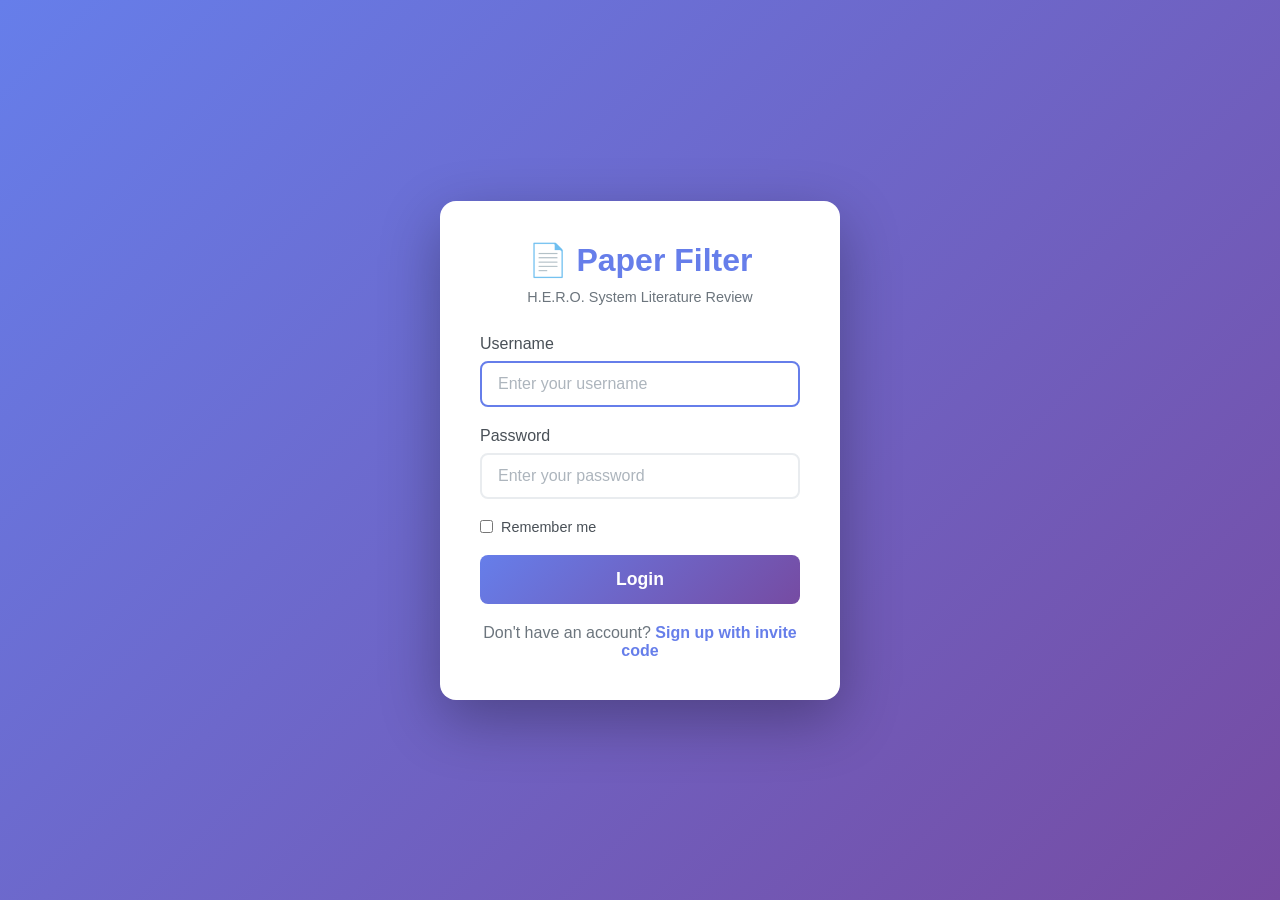
<file: server/templates/login.html>
<!DOCTYPE html>
<html lang="en">
<head>
    <meta charset="UTF-8">
    <meta name="viewport" content="width=device-width, initial-scale=1.0">
    <title>Login - Paper Filter</title>
    <style>
        * {
            margin: 0;
            padding: 0;
            box-sizing: border-box;
        }

        body {
            font-family: -apple-system, BlinkMacSystemFont, 'Segoe UI', Roboto, 'Helvetica Neue', Arial, sans-serif;
            background: linear-gradient(135deg, #667eea 0%, #764ba2 100%);
            min-height: 100vh;
            display: flex;
            align-items: center;
            justify-content: center;
            padding: 20px;
        }

        .login-container {
            background: white;
            border-radius: 16px;
            box-shadow: 0 20px 60px rgba(0,0,0,0.3);
            width: 100%;
            max-width: 400px;
            padding: 40px;
        }

        .logo {
            text-align: center;
            margin-bottom: 30px;
        }

        .logo h1 {
            color: #667eea;
            font-size: 2em;
            margin-bottom: 10px;
        }

        .logo p {
            color: #6c757d;
            font-size: 0.9em;
        }

        .form-group {
            margin-bottom: 20px;
        }

        .form-group label {
            display: block;
            margin-bottom: 8px;
            color: #495057;
            font-weight: 500;
        }

        .form-group input {
            width: 100%;
            padding: 12px 16px;
            border: 2px solid #e9ecef;
            border-radius: 8px;
            font-size: 1em;
            transition: border-color 0.3s;
        }

        .form-group input:focus {
            outline: none;
            border-color: #667eea;
        }

        .form-group input::placeholder {
            color: #adb5bd;
        }

        .checkbox-group {
            display: flex;
            align-items: center;
            margin-bottom: 20px;
        }

        .checkbox-group input[type="checkbox"] {
            width: auto;
            margin-right: 8px;
        }

        .checkbox-group label {
            color: #495057;
            font-size: 0.9em;
        }

        .btn {
            width: 100%;
            padding: 14px;
            background: linear-gradient(135deg, #667eea 0%, #764ba2 100%);
            color: white;
            border: none;
            border-radius: 8px;
            font-size: 1.1em;
            font-weight: 600;
            cursor: pointer;
            transition: transform 0.2s, box-shadow 0.2s;
        }

        .btn:hover {
            transform: translateY(-2px);
            box-shadow: 0 10px 30px rgba(102, 126, 234, 0.4);
        }

        .btn:active {
            transform: translateY(0);
        }

        .btn:disabled {
            background: #adb5bd;
            cursor: not-allowed;
            transform: none;
        }

        .message {
            padding: 12px 16px;
            border-radius: 8px;
            margin-bottom: 20px;
            display: none;
        }

        .message.error {
            background: #f8d7da;
            color: #721c24;
            border: 1px solid #f5c6cb;
        }

        .message.success {
            background: #d4edda;
            color: #155724;
            border: 1px solid #c3e6cb;
        }

        .signup-link {
            text-align: center;
            margin-top: 20px;
            color: #6c757d;
        }

        .signup-link a {
            color: #667eea;
            text-decoration: none;
            font-weight: 600;
        }

        .signup-link a:hover {
            text-decoration: underline;
        }
    </style>
</head>
<body>
    <div class="login-container">
        <div class="logo">
            <h1>📄 Paper Filter</h1>
            <p>H.E.R.O. System Literature Review</p>
        </div>

        <div id="message" class="message"></div>

        <form id="login-form">
            <div class="form-group">
                <label for="username">Username</label>
                <input
                    type="text"
                    id="username"
                    name="username"
                    placeholder="Enter your username"
                    required
                    autocomplete="username"
                >
            </div>

            <div class="form-group">
                <label for="password">Password</label>
                <input
                    type="password"
                    id="password"
                    name="password"
                    placeholder="Enter your password"
                    required
                    autocomplete="current-password"
                >
            </div>

            <div class="checkbox-group">
                <input type="checkbox" id="remember" name="remember">
                <label for="remember">Remember me</label>
            </div>

            <button type="submit" class="btn" id="login-btn">
                Login
            </button>
        </form>

        <div class="signup-link">
            Don't have an account? <a href="/signup">Sign up with invite code</a>
        </div>
    </div>

    <script>
        const form = document.getElementById('login-form');
        const messageDiv = document.getElementById('message');
        const loginBtn = document.getElementById('login-btn');

        function showMessage(message, type) {
            messageDiv.textContent = message;
            messageDiv.className = `message ${type}`;
            messageDiv.style.display = 'block';
        }

        function hideMessage() {
            messageDiv.style.display = 'none';
        }

        form.addEventListener('submit', async (e) => {
            e.preventDefault();
            hideMessage();

            const username = document.getElementById('username').value;
            const password = document.getElementById('password').value;
            const remember = document.getElementById('remember').checked;

            loginBtn.disabled = true;
            loginBtn.textContent = 'Logging in...';

            try {
                const response = await fetch('/login', {
                    method: 'POST',
                    headers: {
                        'Content-Type': 'application/json'
                    },
                    body: JSON.stringify({
                        username: username,
                        password: password,
                        remember: remember
                    })
                });

                const data = await response.json();

                if (response.ok) {
                    showMessage(data.message, 'success');
                    setTimeout(() => {
                        window.location.href = data.redirect;
                    }, 500);
                } else {
                    showMessage(data.error, 'error');
                    loginBtn.disabled = false;
                    loginBtn.textContent = 'Login';
                }
            } catch (error) {
                showMessage('Network error. Please try again.', 'error');
                loginBtn.disabled = false;
                loginBtn.textContent = 'Login';
            }
        });

        document.getElementById('username').focus();
    </script>
</body>
</html>
</file>
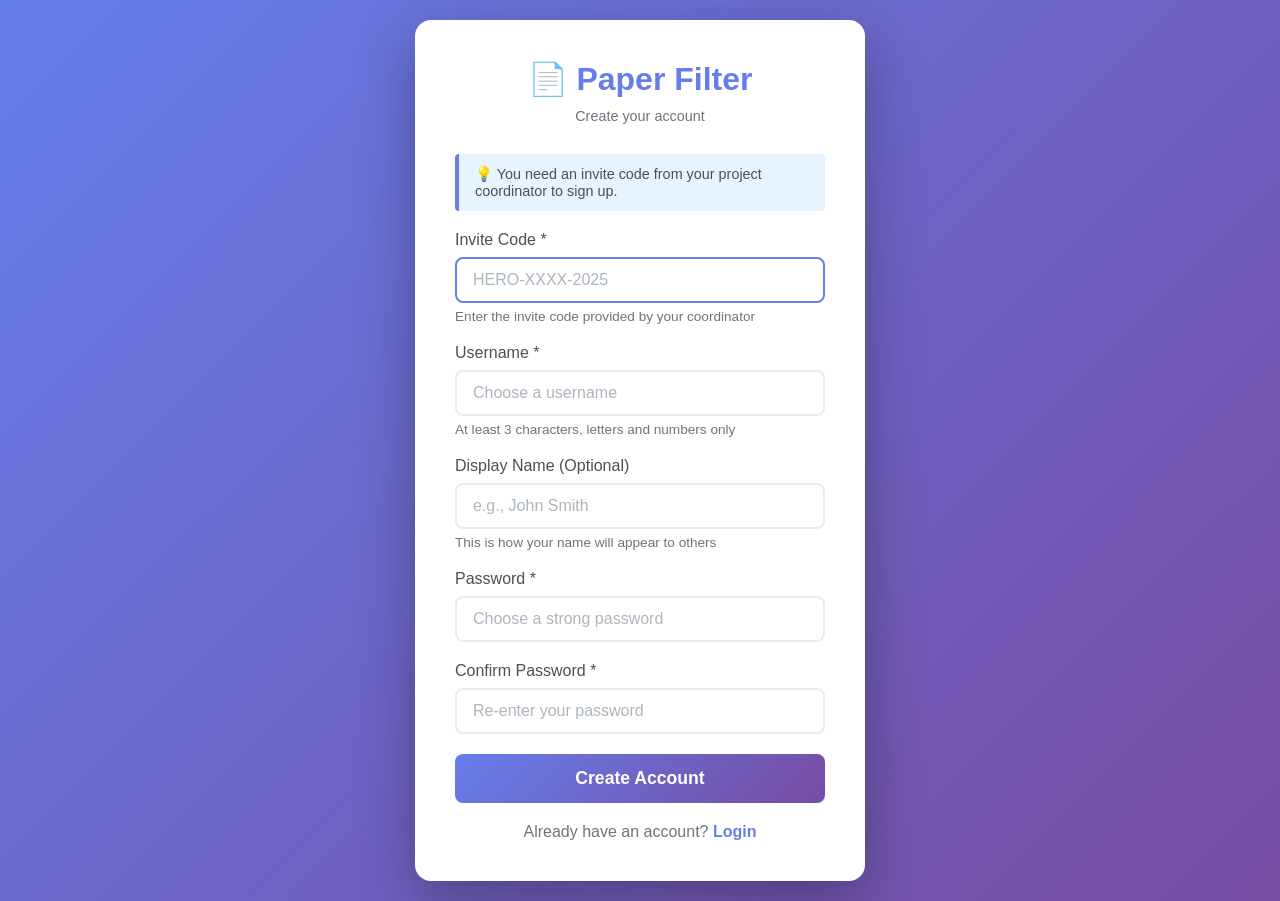
<file: server/templates/signup.html>
<!DOCTYPE html>
<html lang="en">
<head>
    <meta charset="UTF-8">
    <meta name="viewport" content="width=device-width, initial-scale=1.0">
    <title>Sign Up - Paper Filter</title>
    <style>
        * {
            margin: 0;
            padding: 0;
            box-sizing: border-box;
        }

        body {
            font-family: -apple-system, BlinkMacSystemFont, 'Segoe UI', Roboto, 'Helvetica Neue', Arial, sans-serif;
            background: linear-gradient(135deg, #667eea 0%, #764ba2 100%);
            min-height: 100vh;
            display: flex;
            align-items: center;
            justify-content: center;
            padding: 20px;
        }

        .signup-container {
            background: white;
            border-radius: 16px;
            box-shadow: 0 20px 60px rgba(0,0,0,0.3);
            width: 100%;
            max-width: 450px;
            padding: 40px;
        }

        .logo {
            text-align: center;
            margin-bottom: 30px;
        }

        .logo h1 {
            color: #667eea;
            font-size: 2em;
            margin-bottom: 10px;
        }

        .logo p {
            color: #6c757d;
            font-size: 0.9em;
        }

        .form-group {
            margin-bottom: 20px;
        }

        .form-group label {
            display: block;
            margin-bottom: 8px;
            color: #495057;
            font-weight: 500;
        }

        .form-group input {
            width: 100%;
            padding: 12px 16px;
            border: 2px solid #e9ecef;
            border-radius: 8px;
            font-size: 1em;
            transition: border-color 0.3s;
        }

        .form-group input:focus {
            outline: none;
            border-color: #667eea;
        }

        .form-group input::placeholder {
            color: #adb5bd;
        }

        .form-group small {
            display: block;
            margin-top: 6px;
            color: #6c757d;
            font-size: 0.85em;
        }

        .form-group .hint {
            color: #28a745;
            display: none;
        }

        .form-group .error {
            color: #dc3545;
            display: none;
        }

        .password-requirements {
            background: #f8f9fa;
            border-radius: 8px;
            padding: 12px 16px;
            margin-top: 10px;
            font-size: 0.85em;
        }

        .password-requirements ul {
            list-style: none;
            padding-left: 0;
        }

        .password-requirements li {
            color: #6c757d;
            margin: 6px 0;
            padding-left: 24px;
            position: relative;
        }

        .password-requirements li::before {
            content: "○";
            position: absolute;
            left: 0;
            color: #adb5bd;
        }

        .password-requirements li.valid::before {
            content: "✓";
            color: #28a745;
        }

        .btn {
            width: 100%;
            padding: 14px;
            background: linear-gradient(135deg, #667eea 0%, #764ba2 100%);
            color: white;
            border: none;
            border-radius: 8px;
            font-size: 1.1em;
            font-weight: 600;
            cursor: pointer;
            transition: transform 0.2s, box-shadow 0.2s;
        }

        .btn:hover {
            transform: translateY(-2px);
            box-shadow: 0 10px 30px rgba(102, 126, 234, 0.4);
        }

        .btn:active {
            transform: translateY(0);
        }

        .btn:disabled {
            background: #adb5bd;
            cursor: not-allowed;
            transform: none;
        }

        .message {
            padding: 12px 16px;
            border-radius: 8px;
            margin-bottom: 20px;
            display: none;
        }

        .message.error {
            background: #f8d7da;
            color: #721c24;
            border: 1px solid #f5c6cb;
        }

        .message.success {
            background: #d4edda;
            color: #155724;
            border: 1px solid #c3e6cb;
        }

        .login-link {
            text-align: center;
            margin-top: 20px;
            color: #6c757d;
        }

        .login-link a {
            color: #667eea;
            text-decoration: none;
            font-weight: 600;
        }

        .login-link a:hover {
            text-decoration: underline;
        }

        .invite-info {
            background: #e7f3ff;
            border-left: 4px solid #667eea;
            padding: 12px 16px;
            margin-bottom: 20px;
            border-radius: 4px;
            font-size: 0.9em;
            color: #495057;
        }
    </style>
</head>
<body>
    <div class="signup-container">
        <div class="logo">
            <h1>📄 Paper Filter</h1>
            <p>Create your account</p>
        </div>

        <div class="invite-info">
            💡 You need an invite code from your project coordinator to sign up.
        </div>

        <div id="message" class="message"></div>

        <form id="signup-form">
            <div class="form-group">
                <label for="invite_code">Invite Code *</label>
                <input
                    type="text"
                    id="invite_code"
                    name="invite_code"
                    placeholder="HERO-XXXX-2025"
                    required
                    autocomplete="off"
                >
                <small>Enter the invite code provided by your coordinator</small>
            </div>

            <div class="form-group">
                <label for="username">Username *</label>
                <input
                    type="text"
                    id="username"
                    name="username"
                    placeholder="Choose a username"
                    required
                    autocomplete="username"
                    pattern="[a-zA-Z0-9]{3,}"
                >
                <small class="hint" id="username-hint">✓ Username is available</small>
                <small class="error" id="username-error">✗ Username is taken or invalid</small>
                <small>At least 3 characters, letters and numbers only</small>
            </div>

            <div class="form-group">
                <label for="display_name">Display Name (Optional)</label>
                <input
                    type="text"
                    id="display_name"
                    name="display_name"
                    placeholder="e.g., John Smith"
                    autocomplete="name"
                >
                <small>This is how your name will appear to others</small>
            </div>

            <div class="form-group">
                <label for="password">Password *</label>
                <input
                    type="password"
                    id="password"
                    name="password"
                    placeholder="Choose a strong password"
                    required
                    autocomplete="new-password"
                >
            </div>

            <div class="form-group">
                <label for="confirm_password">Confirm Password *</label>
                <input
                    type="password"
                    id="confirm_password"
                    name="confirm_password"
                    placeholder="Re-enter your password"
                    required
                    autocomplete="new-password"
                >
                <small class="hint" id="password-match-hint">✓ Passwords match</small>
                <small class="error" id="password-match-error">✗ Passwords don't match</small>
            </div>

            <button type="submit" class="btn" id="signup-btn">
                Create Account
            </button>
        </form>

        <div class="login-link">
            Already have an account? <a href="/login">Login</a>
        </div>
    </div>

    <script>
        const form = document.getElementById('signup-form');
        const messageDiv = document.getElementById('message');
        const signupBtn = document.getElementById('signup-btn');
        const usernameInput = document.getElementById('username');
        const passwordInput = document.getElementById('password');
        const confirmPasswordInput = document.getElementById('confirm_password');

        let usernameCheckTimeout;

        function showMessage(message, type) {
            messageDiv.textContent = message;
            messageDiv.className = `message ${type}`;
            messageDiv.style.display = 'block';
            messageDiv.scrollIntoView({ behavior: 'smooth', block: 'nearest' });
        }

        function hideMessage() {
            messageDiv.style.display = 'none';
        }

        // Real-time username availability check
        usernameInput.addEventListener('input', () => {
            clearTimeout(usernameCheckTimeout);

            const username = usernameInput.value.trim();
            const hint = document.getElementById('username-hint');
            const error = document.getElementById('username-error');

            hint.style.display = 'none';
            error.style.display = 'none';

            if (username.length < 3) return;

            usernameCheckTimeout = setTimeout(async () => {
                try {
                    const response = await fetch('/api/user/check-username', {
                        method: 'POST',
                        headers: { 'Content-Type': 'application/json' },
                        body: JSON.stringify({ username: username.toLowerCase() })
                    });

                    const data = await response.json();

                    if (data.available) {
                        hint.style.display = 'block';
                    } else {
                        error.style.display = 'block';
                        error.textContent = '✗ Username is already taken';
                    }
                } catch (err) {
                    console.error('Username check failed:', err);
                }
            }, 500);
        });

        // Real-time password validation
        passwordInput.addEventListener('input', () => {
            const password = passwordInput.value;

            document.getElementById('req-length').classList.toggle('valid', password.length >= 8);
            document.getElementById('req-upper').classList.toggle('valid', /[A-Z]/.test(password));
            document.getElementById('req-lower').classList.toggle('valid', /[a-z]/.test(password));
            document.getElementById('req-number').classList.toggle('valid', /[0-9]/.test(password));

            checkPasswordMatch();
        });

        // Real-time password match check
        confirmPasswordInput.addEventListener('input', checkPasswordMatch);

        function checkPasswordMatch() {
            const password = passwordInput.value;
            const confirm = confirmPasswordInput.value;
            const hint = document.getElementById('password-match-hint');
            const error = document.getElementById('password-match-error');

            hint.style.display = 'none';
            error.style.display = 'none';

            if (confirm.length === 0) return;

            if (password === confirm) {
                hint.style.display = 'block';
            } else {
                error.style.display = 'block';
            }
        }

        // Form submission
        form.addEventListener('submit', async (e) => {
            e.preventDefault();
            hideMessage();

            const inviteCode = document.getElementById('invite_code').value.trim();
            const username = document.getElementById('username').value.trim();
            const displayName = document.getElementById('display_name').value.trim();
            const password = document.getElementById('password').value;
            const confirmPassword = document.getElementById('confirm_password').value;

            if (password !== confirmPassword) {
                showMessage('Passwords do not match', 'error');
                return;
            }

            signupBtn.disabled = true;
            signupBtn.textContent = 'Creating account...';

            try {
                const response = await fetch('/signup', {
                    method: 'POST',
                    headers: {
                        'Content-Type': 'application/json'
                    },
                    body: JSON.stringify({
                        invite_code: inviteCode,
                        username: username.toLowerCase(),
                        display_name: displayName,
                        password: password
                    })
                });

                const data = await response.json();

                if (response.ok) {
                    showMessage(data.message, 'success');
                    setTimeout(() => {
                        window.location.href = '/login';
                    }, 1500);
                } else {
                    showMessage(data.error, 'error');
                    signupBtn.disabled = false;
                    signupBtn.textContent = 'Create Account';
                }
            } catch (error) {
                showMessage('Network error. Please try again.', 'error');
                signupBtn.disabled = false;
                signupBtn.textContent = 'Create Account';
            }
        });

        document.getElementById('invite_code').focus();
    </script>
</body>
</html>
</file>
